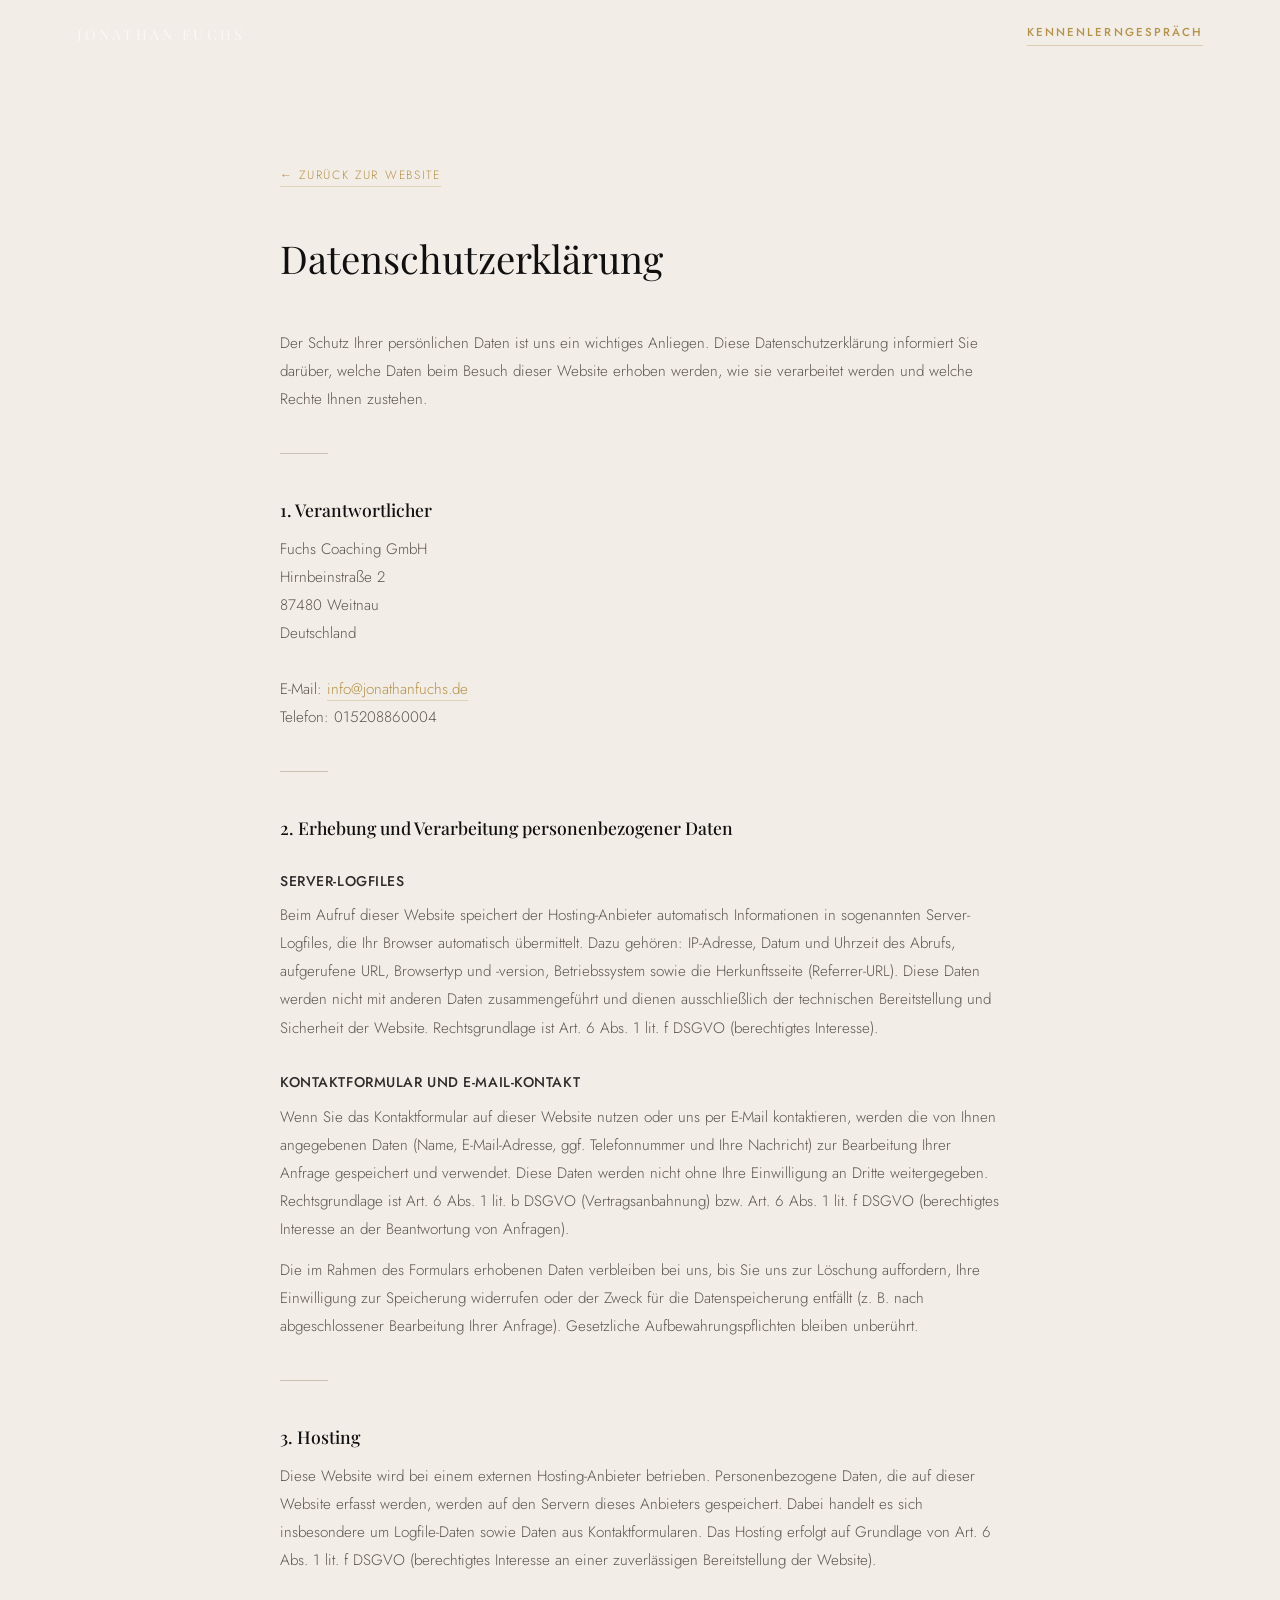
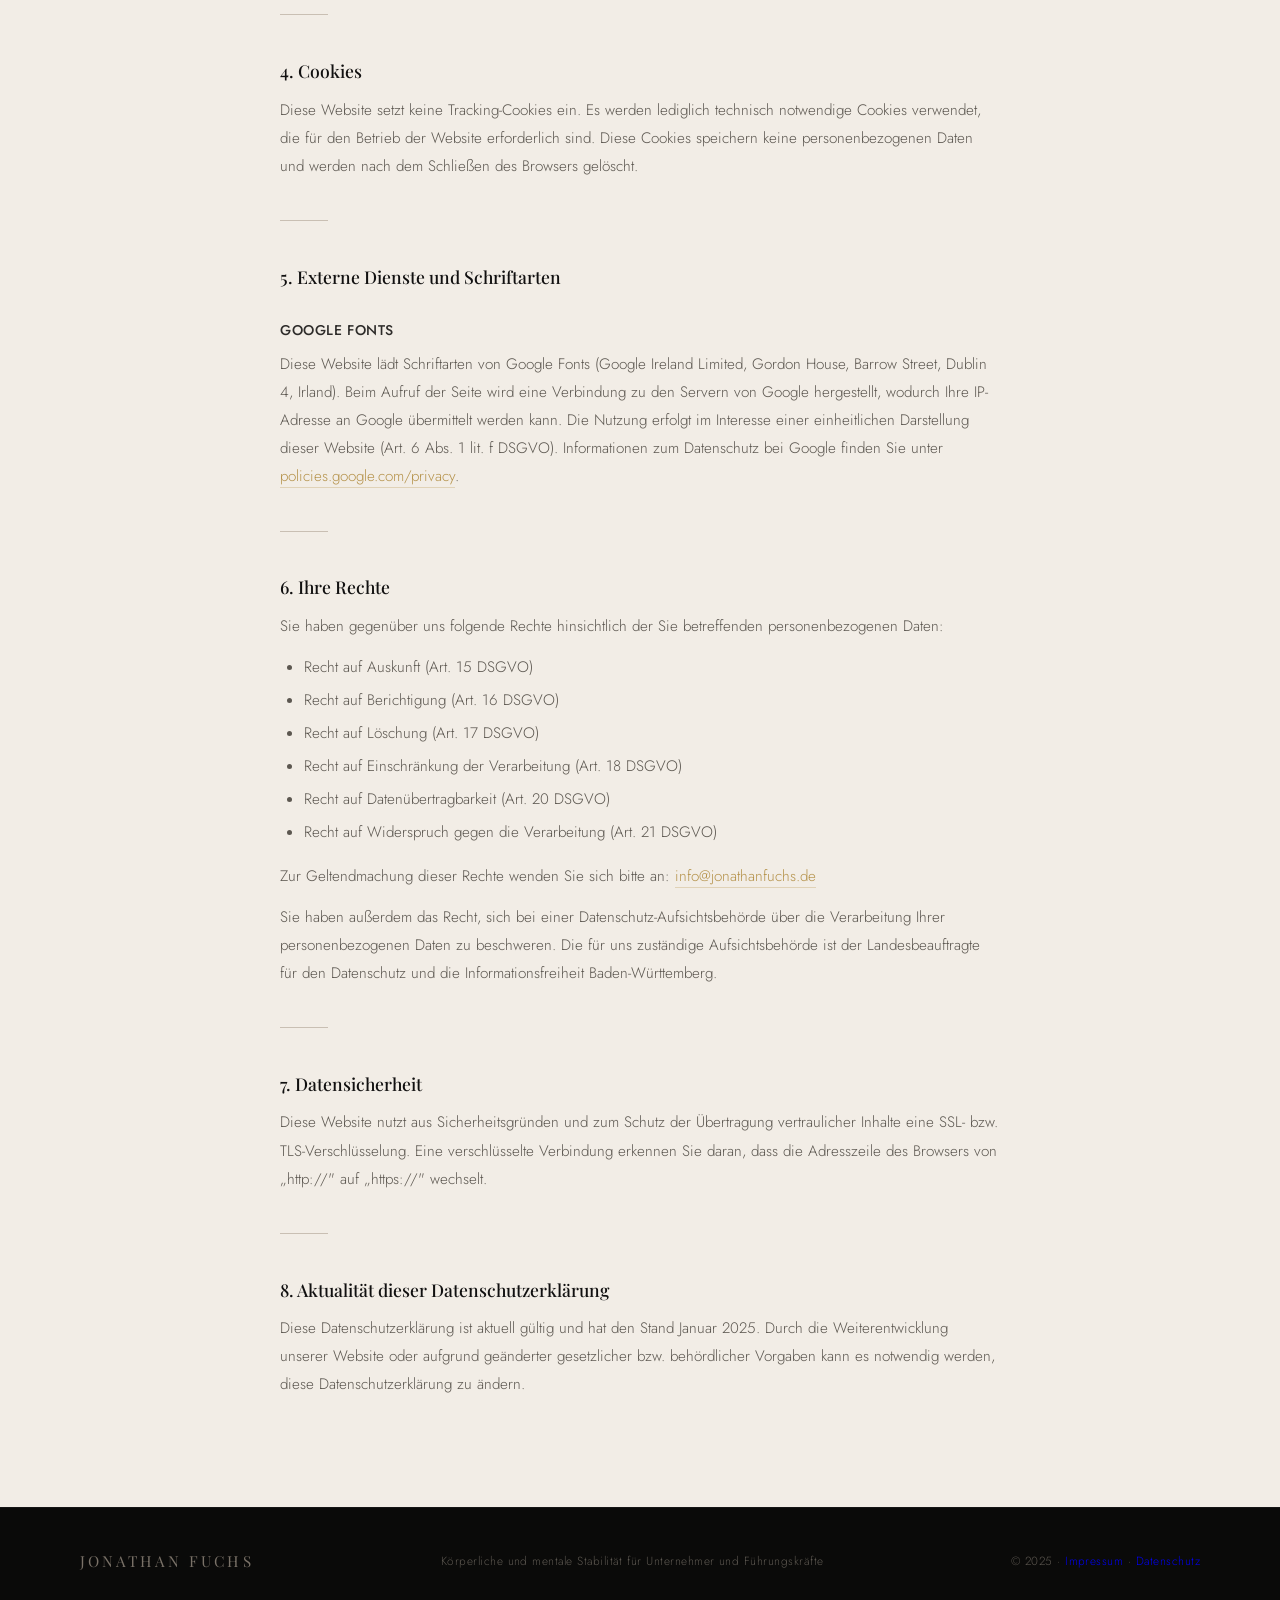
<file: datenschutz.html>
<!DOCTYPE html>
<html lang="de">
<head>
  <meta charset="UTF-8">
  <meta name="viewport" content="width=device-width, initial-scale=1.0">
  <title>Datenschutzerklärung – Jonathan Fuchs</title>
  <link rel="preconnect" href="https://fonts.googleapis.com">
  <link rel="preconnect" href="https://fonts.gstatic.com" crossorigin>
  <link href="https://fonts.googleapis.com/css2?family=DM+Serif+Display&family=Playfair+Display:ital,wght@0,400;0,500;0,600;1,400;1,500&family=Jost:wght@300;400;500&display=swap" rel="stylesheet">
  <link rel="stylesheet" href="assets/css/style.css">
  <style>
    .legal-page {
      background: var(--offwhite);
      min-height: 100vh;
      padding: 10rem var(--gutter) 6rem;
    }
    .legal-inner {
      max-width: 720px;
      margin: 0 auto;
    }
    .legal-inner h1 {
      font-family: var(--ff-display);
      font-size: clamp(1.8rem, 3vw, 2.6rem);
      font-weight: 400;
      color: var(--ink);
      margin-bottom: 3rem;
      line-height: 1.2;
    }
    .legal-inner h2 {
      font-family: var(--ff-display);
      font-size: 1.1rem;
      font-weight: 500;
      color: var(--ink);
      margin: 2.8rem 0 0.8rem;
      line-height: 1.3;
    }
    .legal-inner h3 {
      font-family: var(--ff-body);
      font-size: 0.88rem;
      font-weight: 500;
      color: var(--slate);
      margin: 1.8rem 0 0.5rem;
      letter-spacing: 0.04em;
      text-transform: uppercase;
    }
    .legal-inner p {
      font-size: 0.95rem;
      color: var(--taupe);
      line-height: 1.85;
      margin-bottom: 0.8rem;
    }
    .legal-inner ul {
      margin: 0.5rem 0 1rem 1.5rem;
    }
    .legal-inner ul li {
      font-size: 0.95rem;
      color: var(--taupe);
      line-height: 1.85;
      margin-bottom: 0.3rem;
    }
    .legal-inner a {
      color: var(--gold);
      text-decoration: none;
      border-bottom: 1px solid rgba(181,146,74,0.3);
    }
    .legal-inner a:hover { color: var(--gold-light); }
    .legal-back {
      display: inline-flex;
      align-items: center;
      gap: 0.5rem;
      font-size: 0.75rem;
      letter-spacing: 0.14em;
      text-transform: uppercase;
      color: var(--mid);
      text-decoration: none;
      margin-bottom: 3rem;
      border-bottom: none;
      transition: color 0.2s;
    }
    .legal-back:hover { color: var(--gold); border-bottom: none; }
    .legal-divider {
      width: 3rem;
      height: 1px;
      background: var(--sand);
      margin: 2.5rem 0;
    }
  </style>
</head>
<body>

<nav id="nav">
  <div class="nav-logo">Jonathan Fuchs</div>
  <a href="index.html#kennenlernen" class="nav-cta">Kennenlerngespräch</a>
</nav>

<div class="legal-page">
  <div class="legal-inner">
    <a href="index.html" class="legal-back">← Zurück zur Website</a>

    <h1>Datenschutzerklärung</h1>

    <p>Der Schutz Ihrer persönlichen Daten ist uns ein wichtiges Anliegen. Diese Datenschutzerklärung informiert Sie darüber, welche Daten beim Besuch dieser Website erhoben werden, wie sie verarbeitet werden und welche Rechte Ihnen zustehen.</p>

    <div class="legal-divider"></div>

    <h2>1. Verantwortlicher</h2>
    <p>
      Fuchs Coaching GmbH<br>
      Hirnbeinstraße 2<br>
      87480 Weitnau<br>
      Deutschland<br><br>
      E-Mail: <a href="mailto:info@jonathanfuchs.de">info@jonathanfuchs.de</a><br>
      Telefon: 015208860004
    </p>

    <div class="legal-divider"></div>

    <h2>2. Erhebung und Verarbeitung personenbezogener Daten</h2>

    <h3>Server-Logfiles</h3>
    <p>Beim Aufruf dieser Website speichert der Hosting-Anbieter automatisch Informationen in sogenannten Server-Logfiles, die Ihr Browser automatisch übermittelt. Dazu gehören: IP-Adresse, Datum und Uhrzeit des Abrufs, aufgerufene URL, Browsertyp und -version, Betriebssystem sowie die Herkunftsseite (Referrer-URL). Diese Daten werden nicht mit anderen Daten zusammengeführt und dienen ausschließlich der technischen Bereitstellung und Sicherheit der Website. Rechtsgrundlage ist Art. 6 Abs. 1 lit. f DSGVO (berechtigtes Interesse).</p>

    <h3>Kontaktformular und E-Mail-Kontakt</h3>
    <p>Wenn Sie das Kontaktformular auf dieser Website nutzen oder uns per E-Mail kontaktieren, werden die von Ihnen angegebenen Daten (Name, E-Mail-Adresse, ggf. Telefonnummer und Ihre Nachricht) zur Bearbeitung Ihrer Anfrage gespeichert und verwendet. Diese Daten werden nicht ohne Ihre Einwilligung an Dritte weitergegeben. Rechtsgrundlage ist Art. 6 Abs. 1 lit. b DSGVO (Vertragsanbahnung) bzw. Art. 6 Abs. 1 lit. f DSGVO (berechtigtes Interesse an der Beantwortung von Anfragen).</p>

    <p>Die im Rahmen des Formulars erhobenen Daten verbleiben bei uns, bis Sie uns zur Löschung auffordern, Ihre Einwilligung zur Speicherung widerrufen oder der Zweck für die Datenspeicherung entfällt (z. B. nach abgeschlossener Bearbeitung Ihrer Anfrage). Gesetzliche Aufbewahrungspflichten bleiben unberührt.</p>

    <div class="legal-divider"></div>

    <h2>3. Hosting</h2>
    <p>Diese Website wird bei einem externen Hosting-Anbieter betrieben. Personenbezogene Daten, die auf dieser Website erfasst werden, werden auf den Servern dieses Anbieters gespeichert. Dabei handelt es sich insbesondere um Logfile-Daten sowie Daten aus Kontaktformularen. Das Hosting erfolgt auf Grundlage von Art. 6 Abs. 1 lit. f DSGVO (berechtigtes Interesse an einer zuverlässigen Bereitstellung der Website).</p>

    <div class="legal-divider"></div>

    <h2>4. Cookies</h2>
    <p>Diese Website setzt keine Tracking-Cookies ein. Es werden lediglich technisch notwendige Cookies verwendet, die für den Betrieb der Website erforderlich sind. Diese Cookies speichern keine personenbezogenen Daten und werden nach dem Schließen des Browsers gelöscht.</p>

    <div class="legal-divider"></div>

    <h2>5. Externe Dienste und Schriftarten</h2>
    <h3>Google Fonts</h3>
    <p>Diese Website lädt Schriftarten von Google Fonts (Google Ireland Limited, Gordon House, Barrow Street, Dublin 4, Irland). Beim Aufruf der Seite wird eine Verbindung zu den Servern von Google hergestellt, wodurch Ihre IP-Adresse an Google übermittelt werden kann. Die Nutzung erfolgt im Interesse einer einheitlichen Darstellung dieser Website (Art. 6 Abs. 1 lit. f DSGVO). Informationen zum Datenschutz bei Google finden Sie unter <a href="https://policies.google.com/privacy" target="_blank" rel="noopener">policies.google.com/privacy</a>.</p>

    <div class="legal-divider"></div>

    <h2>6. Ihre Rechte</h2>
    <p>Sie haben gegenüber uns folgende Rechte hinsichtlich der Sie betreffenden personenbezogenen Daten:</p>
    <ul>
      <li>Recht auf Auskunft (Art. 15 DSGVO)</li>
      <li>Recht auf Berichtigung (Art. 16 DSGVO)</li>
      <li>Recht auf Löschung (Art. 17 DSGVO)</li>
      <li>Recht auf Einschränkung der Verarbeitung (Art. 18 DSGVO)</li>
      <li>Recht auf Datenübertragbarkeit (Art. 20 DSGVO)</li>
      <li>Recht auf Widerspruch gegen die Verarbeitung (Art. 21 DSGVO)</li>
    </ul>
    <p>Zur Geltendmachung dieser Rechte wenden Sie sich bitte an: <a href="mailto:info@jonathanfuchs.de">info@jonathanfuchs.de</a></p>
    <p>Sie haben außerdem das Recht, sich bei einer Datenschutz-Aufsichtsbehörde über die Verarbeitung Ihrer personenbezogenen Daten zu beschweren. Die für uns zuständige Aufsichtsbehörde ist der Landesbeauftragte für den Datenschutz und die Informationsfreiheit Baden-Württemberg.</p>

    <div class="legal-divider"></div>

    <h2>7. Datensicherheit</h2>
    <p>Diese Website nutzt aus Sicherheitsgründen und zum Schutz der Übertragung vertraulicher Inhalte eine SSL- bzw. TLS-Verschlüsselung. Eine verschlüsselte Verbindung erkennen Sie daran, dass die Adresszeile des Browsers von „http://" auf „https://" wechselt.</p>

    <div class="legal-divider"></div>

    <h2>8. Aktualität dieser Datenschutzerklärung</h2>
    <p>Diese Datenschutzerklärung ist aktuell gültig und hat den Stand Januar 2025. Durch die Weiterentwicklung unserer Website oder aufgrund geänderter gesetzlicher bzw. behördlicher Vorgaben kann es notwendig werden, diese Datenschutzerklärung zu ändern.</p>
  </div>
</div>

<footer>
  <div class="footer-inner">
    <div class="footer-logo">Jonathan Fuchs</div>
    <div class="footer-center">
      <p>Körperliche und mentale Stabilität für Unternehmer und Führungskräfte</p>
    </div>
    <div class="footer-right">
      <p>© 2025 · <a href="impressum.html">Impressum</a> · <a href="datenschutz.html">Datenschutz</a></p>
    </div>
  </div>
</footer>

<script src="assets/js/script.js"></script>
</body>
</html>
</file>
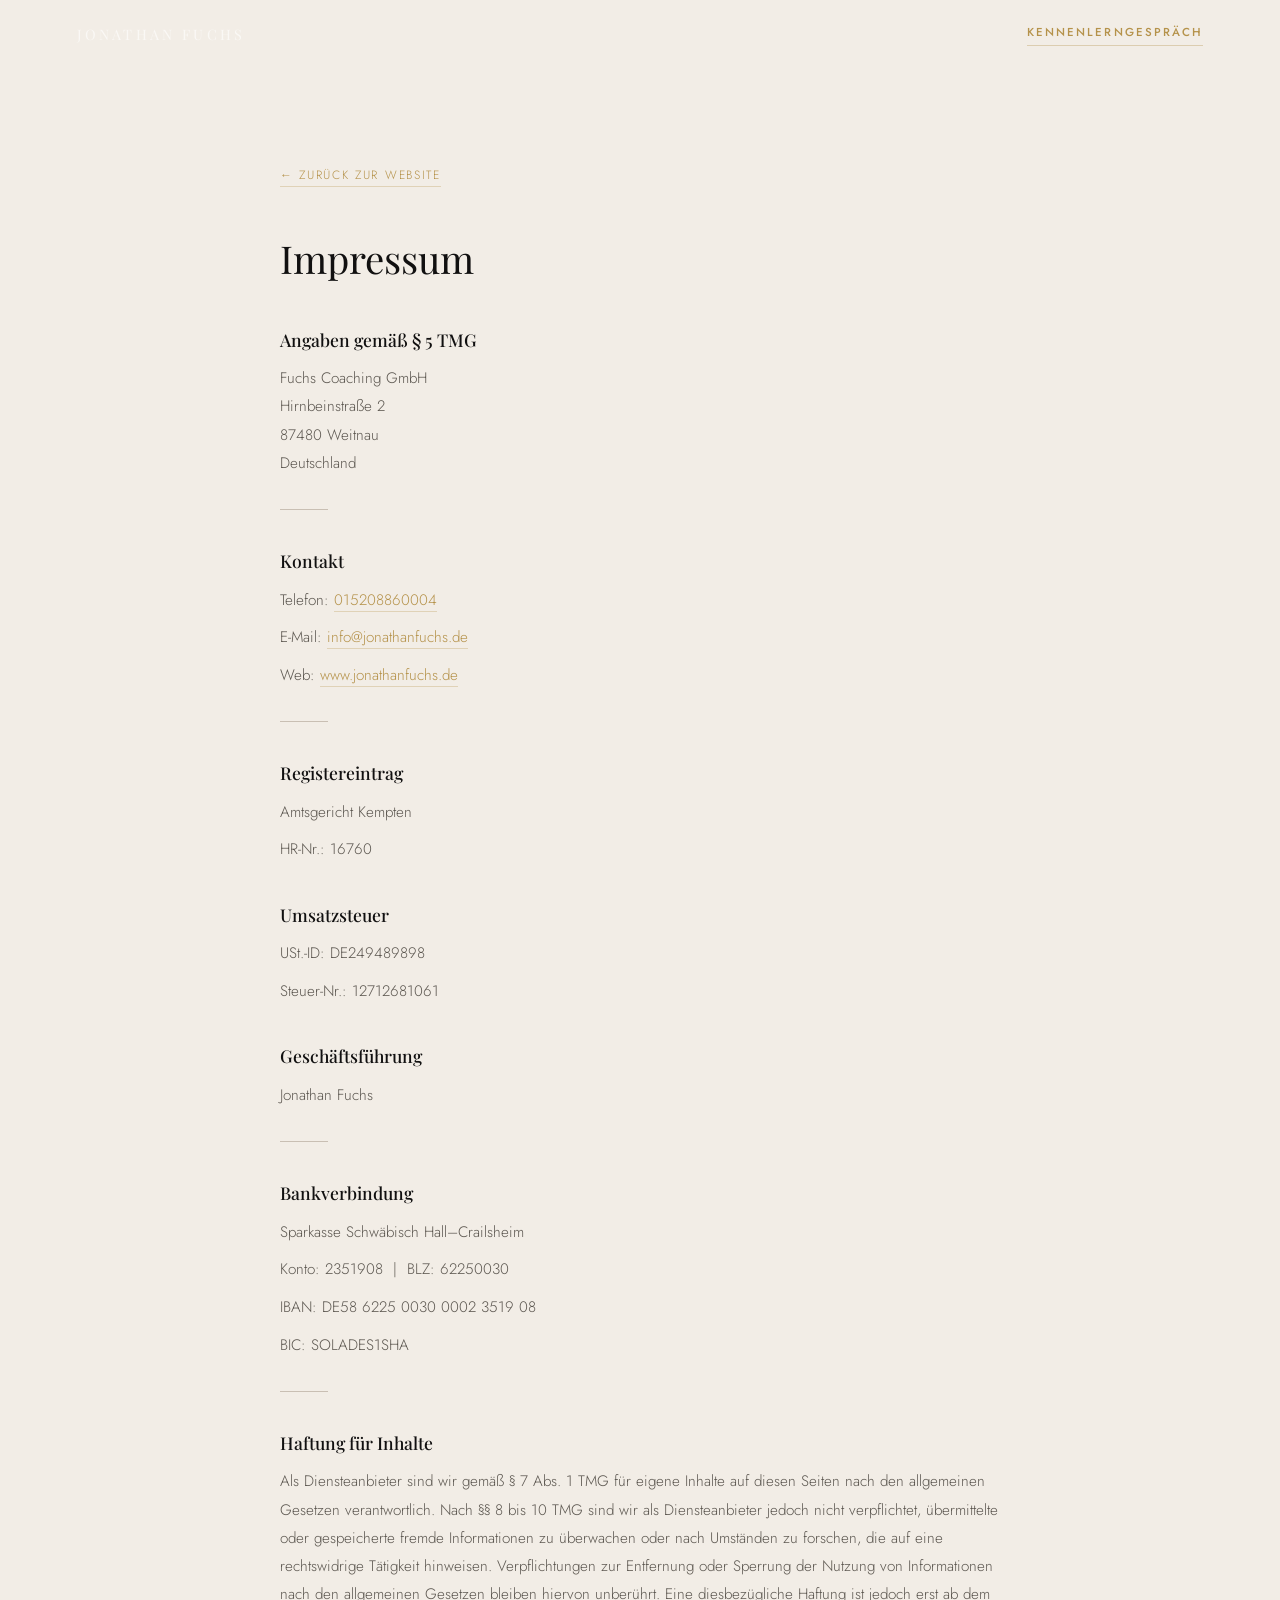
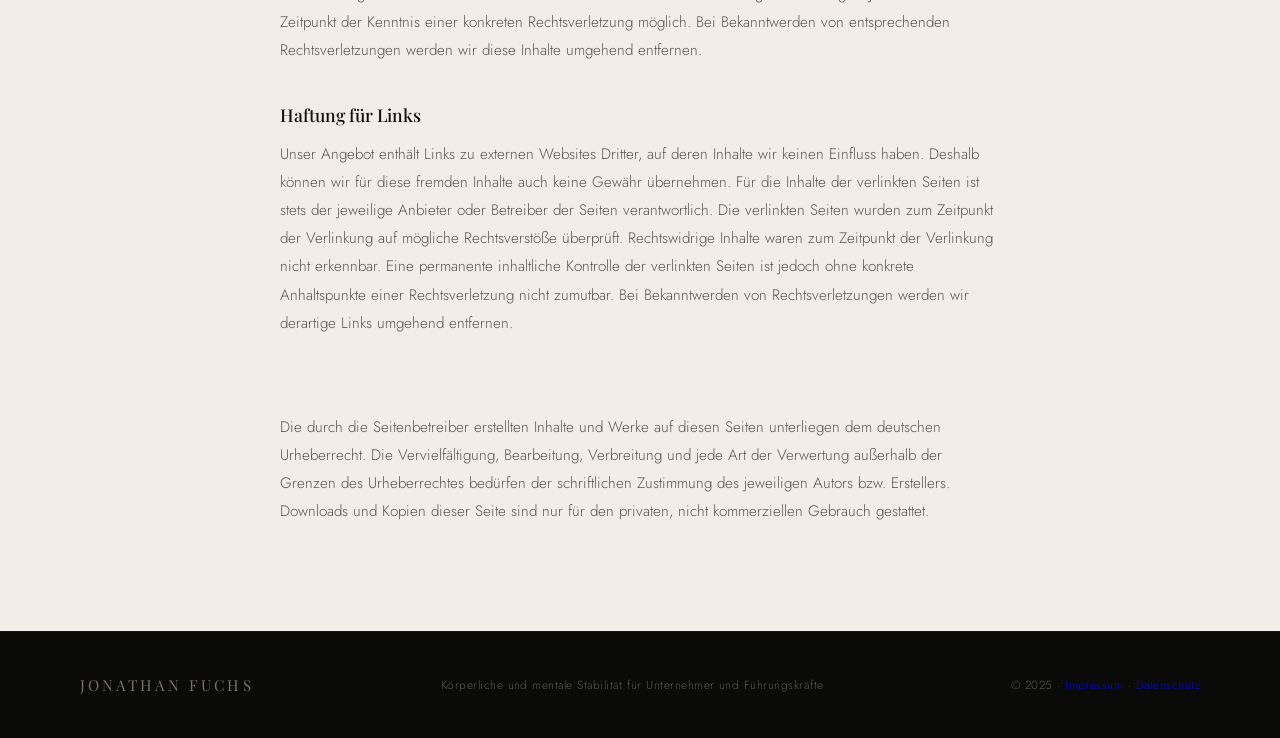
<file: impressum.html>
<!DOCTYPE html>
<html lang="de">
<head>
  <meta charset="UTF-8">
  <meta name="viewport" content="width=device-width, initial-scale=1.0">
  <title>Impressum – Jonathan Fuchs</title>
  <link rel="preconnect" href="https://fonts.googleapis.com">
  <link rel="preconnect" href="https://fonts.gstatic.com" crossorigin>
  <link href="https://fonts.googleapis.com/css2?family=DM+Serif+Display&family=Playfair+Display:ital,wght@0,400;0,500;0,600;1,400;1,500&family=Jost:wght@300;400;500&display=swap" rel="stylesheet">
  <link rel="stylesheet" href="assets/css/style.css">
  <style>
    .legal-page {
      background: var(--offwhite);
      min-height: 100vh;
      padding: 10rem var(--gutter) 6rem;
    }
    .legal-inner {
      max-width: 720px;
      margin: 0 auto;
    }
    .legal-inner h1 {
      font-family: var(--ff-display);
      font-size: clamp(1.8rem, 3vw, 2.6rem);
      font-weight: 400;
      color: var(--ink);
      margin-bottom: 3rem;
      line-height: 1.2;
    }
    .legal-inner h2 {
      font-family: var(--ff-display);
      font-size: 1.1rem;
      font-weight: 500;
      color: var(--ink);
      margin: 2.5rem 0 0.8rem;
      line-height: 1.3;
    }
    .legal-inner p, .legal-inner address {
      font-size: 0.95rem;
      color: var(--taupe);
      line-height: 1.85;
      margin-bottom: 0.6rem;
      font-style: normal;
    }
    .legal-inner a {
      color: var(--gold);
      text-decoration: none;
      border-bottom: 1px solid rgba(181,146,74,0.3);
    }
    .legal-inner a:hover {
      color: var(--gold-light);
    }
    .legal-back {
      display: inline-flex;
      align-items: center;
      gap: 0.5rem;
      font-size: 0.75rem;
      letter-spacing: 0.14em;
      text-transform: uppercase;
      color: var(--mid);
      text-decoration: none;
      margin-bottom: 3rem;
      border-bottom: none;
      transition: color 0.2s;
    }
    .legal-back:hover { color: var(--gold); border-bottom: none; }
    .legal-divider {
      width: 3rem;
      height: 1px;
      background: var(--sand);
      margin: 2rem 0;
    }
  </style>
</head>
<body>

<nav id="nav">
  <div class="nav-logo">Jonathan Fuchs</div>
  <a href="index.html#kennenlernen" class="nav-cta">Kennenlerngespräch</a>
</nav>

<div class="legal-page">
  <div class="legal-inner">
    <a href="index.html" class="legal-back">← Zurück zur Website</a>

    <h1>Impressum</h1>

    <h2>Angaben gemäß § 5 TMG</h2>
    <address>
      Fuchs Coaching GmbH<br>
      Hirnbeinstraße 2<br>
      87480 Weitnau<br>
      Deutschland
    </address>

    <div class="legal-divider"></div>

    <h2>Kontakt</h2>
    <p>Telefon: <a href="tel:+4915208860004">015208860004</a></p>
    <p>E-Mail: <a href="mailto:info@jonathanfuchs.de">info@jonathanfuchs.de</a></p>
    <p>Web: <a href="https://www.jonathanfuchs.de">www.jonathanfuchs.de</a></p>

    <div class="legal-divider"></div>

    <h2>Registereintrag</h2>
    <p>Amtsgericht Kempten</p>
    <p>HR-Nr.: 16760</p>

    <h2>Umsatzsteuer</h2>
    <p>USt.-ID: DE249489898</p>
    <p>Steuer-Nr.: 12712681061</p>

    <h2>Geschäftsführung</h2>
    <p>Jonathan Fuchs</p>

    <div class="legal-divider"></div>

    <h2>Bankverbindung</h2>
    <p>Sparkasse Schwäbisch Hall–Crailsheim</p>
    <p>Konto: 2351908 &nbsp;|&nbsp; BLZ: 62250030</p>
    <p>IBAN: DE58&nbsp;6225&nbsp;0030&nbsp;0002&nbsp;3519&nbsp;08</p>
    <p>BIC: SOLADES1SHA</p>

    <div class="legal-divider"></div>

    <h2>Haftung für Inhalte</h2>
    <p>Als Diensteanbieter sind wir gemäß § 7 Abs. 1 TMG für eigene Inhalte auf diesen Seiten nach den allgemeinen Gesetzen verantwortlich. Nach §§ 8 bis 10 TMG sind wir als Diensteanbieter jedoch nicht verpflichtet, übermittelte oder gespeicherte fremde Informationen zu überwachen oder nach Umständen zu forschen, die auf eine rechtswidrige Tätigkeit hinweisen. Verpflichtungen zur Entfernung oder Sperrung der Nutzung von Informationen nach den allgemeinen Gesetzen bleiben hiervon unberührt. Eine diesbezügliche Haftung ist jedoch erst ab dem Zeitpunkt der Kenntnis einer konkreten Rechtsverletzung möglich. Bei Bekanntwerden von entsprechenden Rechtsverletzungen werden wir diese Inhalte umgehend entfernen.</p>

    <h2>Haftung für Links</h2>
    <p>Unser Angebot enthält Links zu externen Websites Dritter, auf deren Inhalte wir keinen Einfluss haben. Deshalb können wir für diese fremden Inhalte auch keine Gewähr übernehmen. Für die Inhalte der verlinkten Seiten ist stets der jeweilige Anbieter oder Betreiber der Seiten verantwortlich. Die verlinkten Seiten wurden zum Zeitpunkt der Verlinkung auf mögliche Rechtsverstöße überprüft. Rechtswidrige Inhalte waren zum Zeitpunkt der Verlinkung nicht erkennbar. Eine permanente inhaltliche Kontrolle der verlinkten Seiten ist jedoch ohne konkrete Anhaltspunkte einer Rechtsverletzung nicht zumutbar. Bei Bekanntwerden von Rechtsverletzungen werden wir derartige Links umgehend entfernen.</p>

    <h2>Urheberrecht</h2>
    <p>Die durch die Seitenbetreiber erstellten Inhalte und Werke auf diesen Seiten unterliegen dem deutschen Urheberrecht. Die Vervielfältigung, Bearbeitung, Verbreitung und jede Art der Verwertung außerhalb der Grenzen des Urheberrechtes bedürfen der schriftlichen Zustimmung des jeweiligen Autors bzw. Erstellers. Downloads und Kopien dieser Seite sind nur für den privaten, nicht kommerziellen Gebrauch gestattet.</p>
  </div>
</div>

<footer>
  <div class="footer-inner">
    <div class="footer-logo">Jonathan Fuchs</div>
    <div class="footer-center">
      <p>Körperliche und mentale Stabilität für Unternehmer und Führungskräfte</p>
    </div>
    <div class="footer-right">
      <p>© 2025 · <a href="impressum.html">Impressum</a> · <a href="datenschutz.html">Datenschutz</a></p>
    </div>
  </div>
</footer>

<script src="assets/js/script.js"></script>
</body>
</html>
</file>
<file: assets/css/style.css>
/* ═══════════════════════════════════════════════════════════
   PERFORMANCE-STABILISIERUNG V2 – STYLESHEET
   Ästhetik: Editorial Premium · Warm Dunkel · Reif · Diskret
   ═══════════════════════════════════════════════════════════ */

/* ─── DESIGN TOKENS ───────────────────────────────────────── */
:root {
  /* Farben – Kern */
  --ink:         #111010;
  --ink-deep:    #0a0a09;
  --charcoal:    #1e1d1c;
  --slate:       #2e2c2a;
  --stone:       #3e3b37;
  --taupe:       #5c5750;
  --mid:         #7a7268;
  --warm-light:  #a89f94;
  --sand:        #c9bfb3;
  --parchment:   #e8e2d9;
  --offwhite:    #f2ede6;
  --white:       #faf8f5;

  /* Akzent */
  --gold:        #b5924a;
  --gold-light:  #cca96a;
  --gold-dim:    rgba(181,146,74,0.18);

  /* Typografie */
  --ff-display:  'Playfair Display', Georgia, serif;
  --ff-serif:    'DM Serif Display', Georgia, serif;
  --ff-body:     'Jost', 'Helvetica Neue', sans-serif;

  /* Abstände */
  --gutter:      6vw;
  --section-v:   9rem;
  --radius:      2px;
}

/* ─── RESET ───────────────────────────────────────────────── */
*, *::before, *::after { margin: 0; padding: 0; box-sizing: border-box; }
html { scroll-behavior: smooth; font-size: 16px; }
img { display: block; max-width: 100%; }
button { cursor: pointer; border: none; background: none; font: inherit; }
a { text-decoration: none; }

/* ─── BASE ────────────────────────────────────────────────── */
body {
  font-family: var(--ff-body);
  font-weight: 300;
  background: var(--offwhite);
  color: var(--slate);
  line-height: 1.72;
  overflow-x: hidden;
}

/* ─── SHARED UTILITIES ────────────────────────────────────── */
.section-inner {
  max-width: 1120px;
  margin: 0 auto;
  padding: 0 var(--gutter);
}

.section-label {
  display: flex;
  align-items: center;
  gap: 0.9rem;
  font-size: 0.68rem;
  font-weight: 500;
  letter-spacing: 0.22em;
  text-transform: uppercase;
  color: var(--gold);
  margin-bottom: 1.8rem;
}
.section-label::after {
  content: '';
  width: 2.5rem; height: 1px;
  background: currentColor;
  opacity: 0.6;
  flex-shrink: 0;
}

h2 {
  font-family: var(--ff-display);
  font-size: clamp(2rem, 3.2vw, 3rem);
  font-weight: 400;
  line-height: 1.18;
  color: var(--ink);
  margin-bottom: 2rem;
}
h2 em {
  font-style: italic;
  color: var(--gold);
}

.text-center { text-align: center; }

.btn-primary {
  display: inline-block;
  background: var(--gold);
  color: var(--white);
  font-family: var(--ff-body);
  font-size: 0.76rem;
  font-weight: 500;
  letter-spacing: 0.2em;
  text-transform: uppercase;
  padding: 1.15rem 2.8rem;
  transition: background 0.25s, transform 0.2s;
}
.btn-primary:hover {
  background: var(--gold-light);
  transform: translateY(-1px);
}

/* ─── NAV ─────────────────────────────────────────────────── */
#nav {
  position: fixed;
  top: 0; left: 0; right: 0;
  z-index: 200;
  padding: 1.4rem var(--gutter);
  display: flex;
  align-items: center;
  justify-content: space-between;
  transition: background 0.4s, backdrop-filter 0.4s;
}
#nav.scrolled {
  background: rgba(10,10,9,0.93);
  backdrop-filter: blur(12px);
}
.nav-logo {
  font-family: var(--ff-display);
  font-size: 0.9rem;
  font-weight: 400;
  letter-spacing: 0.22em;
  text-transform: uppercase;
  color: var(--white);
}
.nav-cta {
  font-size: 0.72rem;
  font-weight: 500;
  letter-spacing: 0.18em;
  text-transform: uppercase;
  color: var(--gold);
  border-bottom: 1px solid rgba(181,146,74,0.35);
  padding-bottom: 2px;
  transition: border-color 0.25s, color 0.25s;
}
.nav-cta:hover {
  color: var(--gold-light);
  border-color: var(--gold-light);
}

/* ─── HERO ────────────────────────────────────────────────── */
.hero {
  position: relative;
  min-height: 100vh;
  display: flex;
  align-items: flex-end;
  padding-bottom: 9rem;
  overflow: hidden;
}
.hero-bg {
  position: absolute;
  inset: 0;
  z-index: 0;
}
.hero-bg img {
  width: 100%; height: 100%;
  object-fit: cover;
  object-position: center top;
  filter: brightness(0.68) saturate(0.85);
  transform: scale(1.03);
  transition: transform 10s ease;
}
.hero-bg.loaded img { transform: scale(1.0); }
.hero-overlay {
  position: absolute; inset: 0;
  background:
    linear-gradient(to right, rgba(10,10,9,0.80) 0%, rgba(10,10,9,0.50) 55%, rgba(10,10,9,0.15) 100%),
    linear-gradient(to top, rgba(10,10,9,0.55) 0%, transparent 50%);
}
.hero-content {
  position: relative;
  z-index: 1;
  padding: 0 var(--gutter);
  max-width: 860px;    /* wider → fewer line breaks, better horizontal flow */
}

/* Headline – fließend, nicht gebrochen, ruhig gesetzt */
.hero h1 {
  font-family: var(--ff-display);
  font-size: clamp(1.75rem, 2.8vw, 2.7rem);
  font-weight: 400;
  line-height: 1.38;
  color: var(--white);
  margin-bottom: 2.4rem;
  letter-spacing: 0.01em;
}
.hero h1 em {
  font-style: normal;          /* kein Kursiv – klarer, moderner, weniger inszeniert */
  color: inherit;
}

/* Subheadline – ruhig, klar, Zielgruppe integriert */
.hero-sub {
  font-size: 0.93rem;
  font-weight: 300;
  color: rgba(201,191,179,0.75);
  line-height: 1.82;
  max-width: 56ch;
  margin-bottom: 3rem;
}

.hero-scroll-hint {
  position: absolute;
  bottom: 2.5rem;
  left: 50%;
  transform: translateX(-50%);
  z-index: 1;
}
.hero-scroll-hint span {
  display: block;
  width: 1px; height: 4rem;
  background: linear-gradient(to bottom, transparent, rgba(255,255,255,0.3));
  margin: 0 auto;
  animation: scrollHint 2s ease infinite;
}
@keyframes scrollHint {
  0%, 100% { opacity: 0.3; transform: scaleY(1); }
  50%       { opacity: 0.8; transform: scaleY(0.7) translateY(30%); }
}

/* ─── TRUST STRIP ─────────────────────────────────────────── */
.trust-strip {
  background: var(--ink-deep);
  border-bottom: 1px solid rgba(181,146,74,0.2);
}
.trust-strip-inner {
  max-width: 1120px;
  margin: 0 auto;
  padding: 2.2rem var(--gutter);
  display: flex;
  align-items: center;
  gap: 0;
  flex-wrap: wrap;
}
.trust-item {
  flex: 1;
  min-width: 130px;
  padding: 0.8rem 1.8rem;
  text-align: center;
}
.trust-item--wide { flex: 2; }
.trust-item--dual { min-width: 160px; }
.trust-item strong {
  display: block;
  font-family: var(--ff-body);
  font-size: 0.82rem;
  font-weight: 500;
  color: var(--sand);
  letter-spacing: 0.03em;
  line-height: 1.3;
  margin-bottom: 0.3rem;
}
.trust-item span {
  font-size: 0.68rem;
  color: var(--taupe);
  letter-spacing: 0.03em;
  line-height: 1.5;
}
.trust-divider {
  width: 1px;
  height: 3rem;
  background: rgba(255,255,255,0.08);
  flex-shrink: 0;
}

/* ─── PROBLEM ─────────────────────────────────────────────── */
.problem {
  background: var(--offwhite);
  padding: var(--section-v) 0;
}
.problem-grid {
  display: grid;
  grid-template-columns: 4fr 6fr;
  gap: 6rem;
  align-items: start;
}
.problem-left h2 {
  position: sticky;
  top: 8rem;
}
.problem-right p {
  color: var(--taupe);
  font-size: 1.05rem;
  line-height: 1.85;
  margin-bottom: 1.4rem;
}
.problem-right p:first-of-type {
  color: var(--slate);
  font-size: 1.1rem;
  font-weight: 400;
}

/* ─── IDENTIFIKATION ──────────────────────────────────────── */
.ident {
  background: var(--charcoal);
  padding: var(--section-v) 0;
}
.ident .section-label { color: var(--gold); }
.ident h2 { color: var(--white); margin-bottom: 3.5rem; }
.ident-grid {
  display: grid;
  grid-template-columns: repeat(3, 1fr);
  gap: 2px;
  margin-top: 1rem;
}
.ident-card {
  background: rgba(255,255,255,0.03);
  border: 1px solid rgba(255,255,255,0.05);
  padding: 2.5rem 2.2rem;
  transition: background 0.3s;
}
.ident-card:hover { background: rgba(255,255,255,0.055); }
.ident-card-icon {
  font-family: var(--ff-display);
  font-size: 1.5rem;
  color: var(--gold);
  margin-bottom: 1.2rem;
  line-height: 1;
}
.ident-card p {
  font-size: 0.95rem;
  color: var(--warm-light);
  line-height: 1.8;
}

/* ─── LÖSUNG ──────────────────────────────────────────────── */
.solution {
  display: grid;
  grid-template-columns: 1fr 1fr;
  min-height: 80vh;
}
.solution-image-col {
  overflow: hidden;
  position: relative;
}
.solution-image-col img {
  width: 100%; height: 100%;
  object-fit: cover;
  filter: brightness(0.88) saturate(0.9);
  transition: transform 8s ease;
}
.solution-image-col:hover img { transform: scale(1.03); }
.solution-content-col {
  background: var(--stone);
  padding: var(--section-v) calc(var(--gutter) * 1.2) var(--section-v) calc(var(--gutter) * 0.8);
  display: flex;
  flex-direction: column;
  justify-content: center;
}
.solution-content-col .section-label { color: var(--gold); }
.solution-content-col h2 { color: var(--white); }
.solution-content-col p {
  color: var(--warm-light);
  font-size: 0.98rem;
  line-height: 1.85;
  margin-bottom: 1.3rem;
}
.promise-bar {
  margin-top: 2.8rem;
  padding: 1.8rem 2rem;
  border-left: 2px solid var(--gold);
  background: rgba(0,0,0,0.2);
}
.promise-bar p {
  font-family: var(--ff-serif);   /* DM Serif Display – modern, aufrecht, präzise */
  font-size: 1.12rem !important;
  font-style: normal !important;  /* kein Kursiv – kein Zitat, sondern Haltung */
  font-weight: 400;
  color: var(--parchment) !important;
  line-height: 1.6 !important;
  letter-spacing: 0.01em;
  margin: 0 !important;
}

/* ─── KOMPETENZEN ─────────────────────────────────────────── */
.competencies {
  background: var(--offwhite);
  padding: var(--section-v) 0;
}
.comp-grid {
  display: grid;
  grid-template-columns: repeat(3, 1fr);
  gap: 3rem;
  margin-top: 4rem;
}
.comp-card {
  position: relative;
  padding-top: 2.5rem;
  border-top: 1px solid var(--sand);
}
.comp-num {
  font-family: var(--ff-display);
  font-size: 3.5rem;
  font-weight: 400;
  color: rgba(181,146,74,0.14);
  line-height: 1;
  margin-bottom: 1.2rem;
  letter-spacing: -0.02em;
}
.comp-card h3 {
  font-family: var(--ff-display);
  font-size: 1.2rem;
  font-weight: 500;
  color: var(--ink);
  margin-bottom: 1rem;
  line-height: 1.3;
}
.comp-card p {
  font-size: 0.92rem;
  color: var(--taupe);
  line-height: 1.8;
  margin-bottom: 0.8rem;
}

/* ─── PROGRAMM ────────────────────────────────────────────── */
.program {
  background: var(--ink);
  padding: var(--section-v) 0;
  color: var(--cream, var(--parchment));
}
.program .section-label { color: var(--gold); }
.program h2 { color: var(--white); }
.program-header {
  display: grid;
  grid-template-columns: 1fr auto;
  gap: 4rem;
  align-items: end;
  margin-bottom: 4rem;
}
.program-price-block { text-align: right; }
.program-price-label {
  font-size: 0.68rem;
  letter-spacing: 0.2em;
  text-transform: uppercase;
  color: var(--mid);
  margin-bottom: 0.4rem;
}
.program-price-num {
  font-family: var(--ff-display);
  font-size: 3.2rem;
  font-weight: 400;
  color: var(--gold);
  line-height: 1;
}
.program-price-sub {
  font-size: 0.8rem;
  color: var(--mid);
  margin-top: 0.3rem;
}
.program-lead {
  font-size: 1.05rem;
  color: var(--warm-light);
  line-height: 1.85;
  max-width: 70ch;
  margin-bottom: 3.5rem;
  font-weight: 300;
}
.program-cards {
  display: grid;
  grid-template-columns: repeat(4, 1fr);
  gap: 1.5rem;
  margin-bottom: 3.5rem;
}
.program-card {
  border: 1px solid rgba(255,255,255,0.07);
  padding: 2.5rem 2rem;
  background: rgba(255,255,255,0.025);
  transition: border-color 0.3s;
}
.program-card:hover { border-color: rgba(181,146,74,0.3); }
.pc-num {
  font-family: var(--ff-display);
  font-size: 2.8rem;
  font-weight: 400;
  color: rgba(181,146,74,0.18);
  line-height: 1;
  margin-bottom: 1.2rem;
}
.pc-title {
  font-size: 0.88rem;
  font-weight: 500;
  color: var(--parchment);
  letter-spacing: 0.04em;
  margin-bottom: 0.8rem;
}
.pc-text {
  font-size: 0.87rem;
  color: var(--warm-light);
  line-height: 1.75;
}
.program-result {
  background: rgba(181,146,74,0.06);
  border: 1px solid rgba(181,146,74,0.18);
  padding: 2.5rem 3rem;
  margin-bottom: 3.5rem;
}
.pr-label {
  font-size: 0.7rem;
  letter-spacing: 0.18em;
  text-transform: uppercase;
  color: var(--gold);
  margin-bottom: 1.5rem;
}
.pr-list {
  display: grid;
  grid-template-columns: repeat(auto-fit, minmax(260px, 1fr));
  gap: 0.8rem 3rem;
}
.pr-item {
  font-size: 0.9rem;
  color: var(--warm-light);
  padding-left: 1.2rem;
  position: relative;
  line-height: 1.6;
}
.pr-item::before {
  content: '';
  position: absolute;
  left: 0; top: 0.55em;
  width: 5px; height: 1px;
  background: var(--gold);
}
.retainer-block {
  border: 1px solid rgba(181,146,74,0.2);
  padding: 3rem 3.5rem;
  display: grid;
  grid-template-columns: 1fr auto;
  gap: 4rem;
  align-items: center;
  background: rgba(181,146,74,0.04);
}
.retainer-eyebrow {
  font-size: 0.68rem;
  letter-spacing: 0.2em;
  text-transform: uppercase;
  color: var(--gold);
  margin-bottom: 0.5rem;
}
.retainer-title {
  font-family: var(--ff-display);
  font-size: 1.7rem;
  font-weight: 400;
  color: var(--white);
  margin-bottom: 0.8rem;
}
.retainer-text {
  font-size: 0.9rem;
  color: var(--warm-light);
  line-height: 1.8;
  max-width: 55ch;
}
.retainer-price {
  font-family: var(--ff-display);
  font-size: 2.8rem;
  font-weight: 400;
  color: var(--gold);
  text-align: center;
  white-space: nowrap;
}
.retainer-period {
  font-size: 0.7rem;
  color: var(--mid);
  text-align: center;
  letter-spacing: 0.14em;
  text-transform: uppercase;
  margin-top: 0.2rem;
}

/* ─── ÜBER MICH ───────────────────────────────────────────── */
.about {
  background: var(--parchment);
  padding: var(--section-v) 0;
}
.about-grid {
  display: grid;
  grid-template-columns: 4fr 6fr;
  gap: 7rem;
  align-items: start;
}
.about-image-col { position: sticky; top: 8rem; }
.about-image-wrap {
  overflow: hidden;
  aspect-ratio: 3/4;
  margin-bottom: 2rem;
}
.about-image-wrap img {
  width: 100%; height: 100%;
  object-fit: cover;
  filter: brightness(0.9) saturate(0.9);
  transition: transform 8s ease;
}
.about-image-wrap:hover img { transform: scale(1.03); }
.about-stats {
  display: grid;
  grid-template-columns: 1fr 1fr;
  gap: 1.5rem;
  padding-top: 1.5rem;
  border-top: 1px solid var(--sand);
}
.about-stat strong {
  display: block;
  font-family: var(--ff-display);
  font-size: 2rem;
  font-weight: 400;
  color: var(--gold);
  line-height: 1;
  margin-bottom: 0.3rem;
}
.about-stat span {
  font-size: 0.78rem;
  color: var(--taupe);
}
.about-text-col p {
  font-size: 1rem;
  color: var(--taupe);
  line-height: 1.9;
  margin-bottom: 1.4rem;
}
.about-text-col p:first-of-type {
  color: var(--slate);
  font-size: 1.05rem;
}

/* ─── PROZESS ─────────────────────────────────────────────── */
.process {
  background: var(--charcoal);
  padding: var(--section-v) 0;
}
.process .section-label { color: var(--gold); }
.process h2 { color: var(--white); }
.process-steps {
  display: grid;
  grid-template-columns: repeat(4, 1fr);
  gap: 0;
  margin-top: 5rem;
  border-top: 1px solid rgba(255,255,255,0.07);
}
.process-step {
  padding: 3rem 2.5rem 2rem 0;
  position: relative;
}
.process-step::before {
  content: '';
  position: absolute;
  top: -1px; left: 0;
  width: 2rem; height: 2px;
  background: var(--gold);
}
.step-marker {
  font-family: var(--ff-display);
  font-size: 0.8rem;
  color: var(--gold);
  letter-spacing: 0.15em;
  margin-bottom: 1rem;
}
.process-step h3 {
  font-family: var(--ff-display);
  font-size: 1.15rem;
  font-weight: 500;
  color: var(--white);
  margin-bottom: 0.8rem;
  line-height: 1.3;
}
.process-step p {
  font-size: 0.88rem;
  color: var(--warm-light);
  line-height: 1.78;
}

/* ─── TESTIMONIALS ────────────────────────────────────────── */
.testimonials {
  background: var(--offwhite);
  padding: var(--section-v) 0;
}
.testimonials-grid {
  display: grid;
  grid-template-columns: repeat(3, 1fr);
  gap: 2.5rem;
  margin-top: 4rem;
}
.testi-card {
  background: var(--white);
  border: 1px solid var(--sand);
  padding: 3rem 2.8rem 2.5rem;
  position: relative;
}
.testi-card::before {
  content: '\201C';
  font-family: var(--ff-display);
  font-size: 5rem;
  color: var(--gold);
  opacity: 0.2;
  position: absolute;
  top: 1.2rem; left: 2.2rem;
  line-height: 1;
}
.testi-text {
  font-size: 0.94rem;
  color: var(--taupe);
  line-height: 1.85;
  margin-bottom: 2rem;
  padding-top: 1.8rem;
}
.testi-author strong {
  display: block;
  font-size: 0.85rem;
  font-weight: 500;
  color: var(--slate);
  margin-bottom: 0.15rem;
}
.testi-author span {
  font-size: 0.75rem;
  color: var(--mid);
  letter-spacing: 0.04em;
}

/* ─── FORMS SHARED ────────────────────────────────────────── */
.form-field {
  margin-bottom: 1.4rem;
}
.form-field label {
  display: block;
  font-size: 0.7rem;
  font-weight: 500;
  letter-spacing: 0.16em;
  text-transform: uppercase;
  color: var(--mid);
  margin-bottom: 0.55rem;
}
.label-hint {
  font-size: 0.65rem;
  letter-spacing: 0.05em;
  text-transform: none;
  color: var(--warm-light);
  font-weight: 300;
}
.form-field input,
.form-field textarea,
.form-field select {
  width: 100%;
  background: rgba(0,0,0,0.18);
  border: 1px solid rgba(255,255,255,0.09);
  color: var(--parchment);
  font-family: var(--ff-body);
  font-size: 0.92rem;
  font-weight: 300;
  padding: 1rem 1.2rem;
  outline: none;
  transition: border-color 0.25s;
  appearance: none;
  border-radius: var(--radius);
}
.form-field input::placeholder,
.form-field textarea::placeholder { color: rgba(168,159,148,0.45); }
.form-field input:focus,
.form-field textarea:focus,
.form-field select:focus {
  border-color: rgba(181,146,74,0.55);
}
.select-wrap { position: relative; }
.select-wrap::after {
  content: '↓';
  position: absolute;
  right: 1.2rem; top: 50%;
  transform: translateY(-50%);
  color: var(--gold);
  font-size: 0.75rem;
  pointer-events: none;
}
.form-field select option { background: var(--charcoal); }
.form-row-2 {
  display: grid;
  grid-template-columns: 1fr 1fr;
  gap: 1.4rem;
}
.checkbox-group,
.radio-group {
  display: flex;
  flex-direction: column;
  gap: 0.2rem;
}
.check-item,
.radio-item {
  display: flex;
  align-items: center;
  gap: 0.9rem;
  padding: 0.7rem 0;
  border-bottom: 1px solid rgba(255,255,255,0.05);
  cursor: pointer;
}
.check-item input,
.radio-item input {
  width: auto;
  padding: 0;
  accent-color: var(--gold);
  flex-shrink: 0;
  cursor: pointer;
}
.check-item span,
.radio-item span {
  font-size: 0.9rem;
  color: var(--warm-light);
  line-height: 1.5;
}
.btn-submit {
  margin-top: 0.8rem;
  width: 100%;
  text-align: center;
}
.form-note {
  font-size: 0.75rem;
  color: var(--taupe);
  text-align: center;
  margin-top: 1rem;
  letter-spacing: 0.02em;
}

/* ─── QUALIFIZIERUNG ──────────────────────────────────────── */
.qualify {
  background: var(--slate);
  padding: var(--section-v) 0;
}
.qualify .section-label { color: var(--gold); }
.qualify h2 { color: var(--white); }
.qualify-grid {
  display: grid;
  grid-template-columns: 4fr 6fr;
  gap: 7rem;
  align-items: start;
}
.qualify-intro p {
  font-size: 0.98rem;
  color: var(--warm-light);
  line-height: 1.85;
  margin-top: 0.5rem;
}

/* ─── KONTAKT ─────────────────────────────────────────────── */
.contact {
  background: var(--ink-deep);
  padding: var(--section-v) 0;
}
.contact .section-label { color: var(--gold); }
.contact h2 { color: var(--white); }
.contact-grid {
  display: grid;
  grid-template-columns: 4fr 6fr;
  gap: 7rem;
  align-items: start;
}
.contact-intro p {
  font-size: 0.98rem;
  color: var(--warm-light);
  line-height: 1.85;
  margin-bottom: 1rem;
}

/* ─── FAQ ─────────────────────────────────────────────────── */
.faq {
  background: var(--parchment);
  padding: var(--section-v) 0;
}
.faq-list {
  max-width: 800px;
  margin-top: 4rem;
}
.faq-item {
  border-bottom: 1px solid var(--sand);
}
.faq-q {
  width: 100%;
  display: flex;
  justify-content: space-between;
  align-items: center;
  padding: 1.8rem 0;
  gap: 2rem;
  text-align: left;
}
.faq-q span {
  font-family: var(--ff-display);
  font-size: 1.08rem;
  font-weight: 400;
  color: var(--ink);
  line-height: 1.4;
}
.faq-icon {
  width: 1.3rem; height: 1.3rem;
  position: relative;
  flex-shrink: 0;
}
.faq-icon::before,
.faq-icon::after {
  content: '';
  position: absolute;
  background: var(--gold);
  transition: transform 0.3s, opacity 0.3s;
}
.faq-icon::before { width: 1.3rem; height: 1px; top: 50%; transform: translateY(-50%); }
.faq-icon::after  { width: 1px; height: 1.3rem; left: 50%; transform: translateX(-50%); }
.faq-q[aria-expanded="true"] .faq-icon::after { opacity: 0; transform: translateX(-50%) rotate(90deg); }
.faq-a {
  overflow: hidden;
  transition: max-height 0.4s ease;
}
.faq-a[hidden] { display: none; }
.faq-a p {
  font-size: 0.95rem;
  color: var(--taupe);
  line-height: 1.85;
  padding-bottom: 1.8rem;
}

/* ─── FINAL CTA ───────────────────────────────────────────── */
.final-cta {
  background: var(--stone);
  padding: 10rem var(--gutter);
  text-align: center;
  position: relative;
  overflow: hidden;
}
.final-cta::before {
  content: '';
  position: absolute; inset: 0;
  background: radial-gradient(ellipse at 50% 60%, rgba(181,146,74,0.08) 0%, transparent 70%);
  pointer-events: none;
}
.final-cta-inner { position: relative; max-width: 700px; margin: 0 auto; }
.final-cta h2 {
  color: var(--white);
  font-size: clamp(2.2rem, 4vw, 3.5rem);
  margin: 0 auto 1.5rem;
}
.final-cta p {
  font-size: 1rem;
  color: var(--warm-light);
  line-height: 1.85;
  margin-bottom: 1.2rem;
}
.final-cta .btn-primary { margin-top: 2rem; }

/* ─── FOOTER ──────────────────────────────────────────────── */
footer {
  background: var(--ink-deep);
  border-top: 1px solid rgba(255,255,255,0.05);
  padding: 2.5rem var(--gutter);
}
.footer-inner {
  max-width: 1120px;
  margin: 0 auto;
  display: flex;
  justify-content: space-between;
  align-items: center;
  flex-wrap: wrap;
  gap: 1rem;
}
.footer-logo {
  font-family: var(--ff-display);
  font-size: 0.95rem;
  letter-spacing: 0.2em;
  text-transform: uppercase;
  color: var(--mid);
}
.footer-center p,
.footer-right p {
  font-size: 0.74rem;
  color: var(--taupe);
  letter-spacing: 0.04em;
}

/* ─── SCROLL FADE ─────────────────────────────────────────── */
.fade-up {
  opacity: 0;
  transform: translateY(1.8rem);
  transition: opacity 0.75s ease, transform 0.75s ease;
}
.fade-up.visible {
  opacity: 1;
  transform: none;
}

/* ─── RESPONSIVE ──────────────────────────────────────────── */
@media (max-width: 1024px) {
  .comp-grid { grid-template-columns: 1fr 1fr; }
  .program-cards { grid-template-columns: 1fr 1fr; }
  .process-steps { grid-template-columns: 1fr 1fr; gap: 3rem; }
  .process-step::before { display: none; }
  .testimonials-grid { grid-template-columns: 1fr; max-width: 640px; }
}

@media (max-width: 860px) {
  :root { --section-v: 6rem; }

  .hero h1 { font-size: clamp(1.7rem, 6vw, 2.4rem); }

  .trust-strip-inner { gap: 1rem; }
  .trust-item--wide { flex-basis: 100%; text-align: left; }
  .trust-divider { display: none; }

  .problem-grid,
  .about-grid,
  .qualify-grid,
  .contact-grid { grid-template-columns: 1fr; gap: 3rem; }
  .problem-left h2,
  .about-image-col { position: static; }

  .solution { grid-template-columns: 1fr; }
  .solution-image-col { height: 50vw; }
  .solution-content-col { padding: 5rem var(--gutter); }

  .ident-grid { grid-template-columns: 1fr 1fr; }

  .comp-grid { grid-template-columns: 1fr; }
  .program-header { grid-template-columns: 1fr; }
  .program-price-block { text-align: left; }
  .program-cards { grid-template-columns: 1fr; }
  .retainer-block { grid-template-columns: 1fr; gap: 2rem; }
  .process-steps { grid-template-columns: 1fr; }
  .form-row-2 { grid-template-columns: 1fr; }
}

@media (max-width: 540px) {
  .ident-grid { grid-template-columns: 1fr; }
  .hero-content { padding-bottom: 2rem; }
}
</file>
